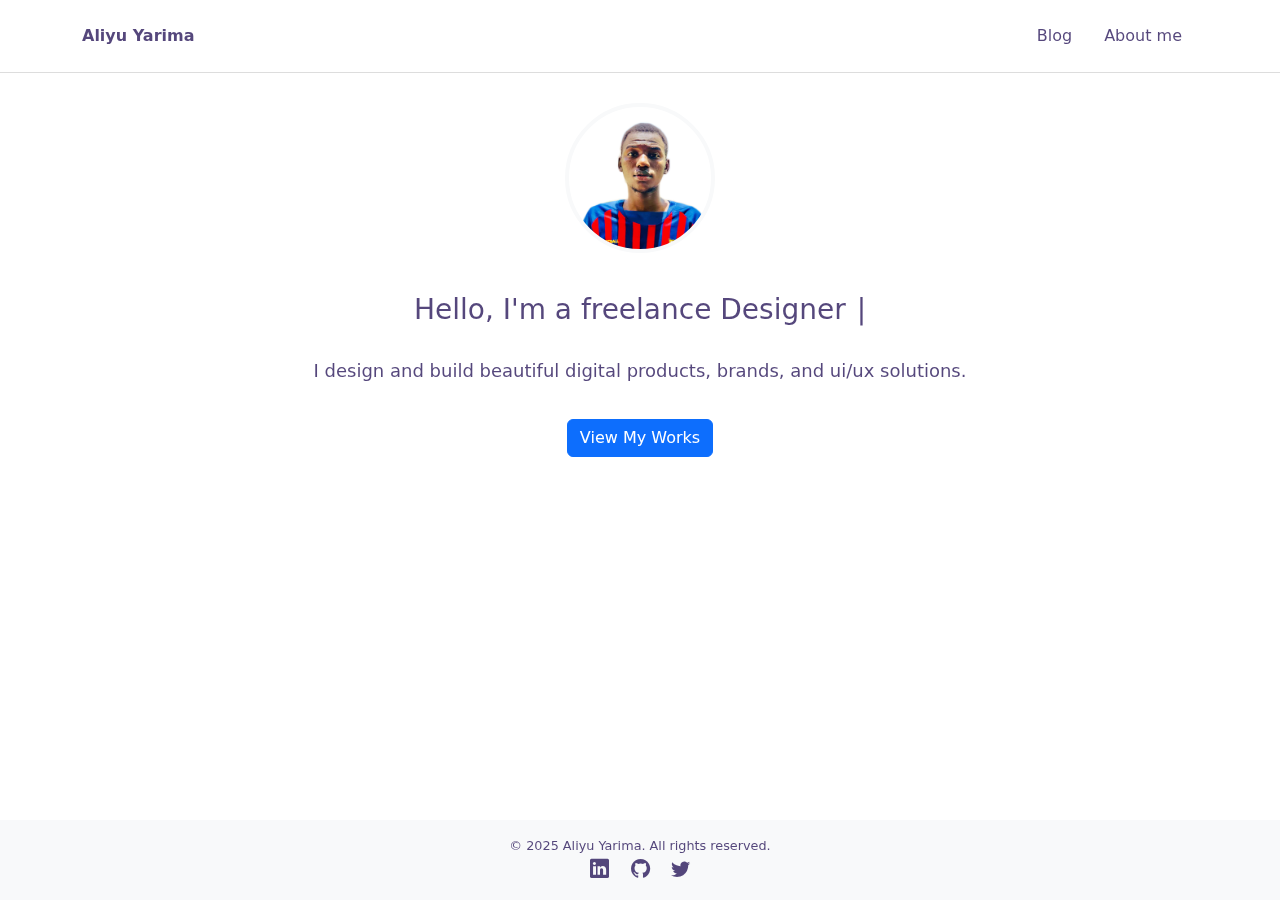
<file: index.html>
<!DOCTYPE html>
<html lang="en">
<head>
    <meta charset="UTF-8">
    <meta name="viewport" content="width=device-width, initial-scale=1.0">
    <title>Aliyu Yarima's Portfolio</title>

    <!-- Bootstrap CSS -->
    <link href="https://cdn.jsdelivr.net/npm/bootstrap@5.3.3/dist/css/bootstrap.min.css" rel="stylesheet">

    <!-- Bootstrap Icons -->
    <link rel="stylesheet" href="https://cdn.jsdelivr.net/npm/bootstrap-icons@1.13.1/font/bootstrap-icons.min.css">

    <!-- Custom CSS -->
    <link rel="stylesheet" href="styles.css">
</head>
<body>
    <!-- Navigation -->
    <nav class="navbar navbar-expand-lg custom-navbar" style="background-color: #fff;">
        <div class="container">
            <a class="navbar-brand fs-6 fs-md-6 fw-bold" href="#" style="color: #333;">Aliyu Yarima</a>
            <div class="ms-auto d-flex">
                <ul class="navbar-nav flex-row">
                    <li class="nav-item mx-2"><a class="nav-link" href="blog.html">Blog</a></li>
                    <li class="nav-item mx-2"><a class="nav-link" href="about.html">About me</a></li>

                </ul>
            </div>
        </div>
    </nav>

    <!-- Hero / Profile Section -->
    <main>
        <section class="hero d-flex  justify-content-center text-center">
            <div class="d-flex flex-column align-items-center text-center">
                <div class="profile-image mx-auto"></div>
                <h3 class="profile-title text-muted">
                    Hello, I'm a freelance <span id="typed-text"></span> <span class="cursor">|</span>
                </h3>
                <p class=" custom-paragraph  mx-3 mx-md-0 profile-description">
                    I design and build beautiful digital products, brands, and ui/ux solutions.
                </p>
                <a href="project.html" class="btn btn-primary text-white  mt-3">View My Works</a>
            </div>
        </section>
    </main>

    <!-- Footer -->
    <footer class="site-footer text-center py-3">
        <p>&copy; 2025 Aliyu Yarima. All rights reserved.</p>
        <div class="social-icons">
            <a href="https://linkedin.com/in/aliyu-yarima" target="_blank" aria-label="LinkedIn"><i class="bi bi-linkedin"></i></a>
            <a href="https://github.com/aliyu-yarima" target="_blank" aria-label="GitHub"><i class="bi bi-github"></i></a>
            <a href="https://twitter.com/aliyu-yarima" target="_blank" aria-label="Twitter"><i class="bi bi-twitter"></i></a>
        </div>
    </footer>

    <!-- Bootstrap JS -->
    <script src="https://cdn.jsdelivr.net/npm/bootstrap@5.3.3/dist/js/bootstrap.bundle.min.js"></script>
    <script>
        document.addEventListener("DOMContentLoaded", function () {
            const titles = ["Designer", "Developer"];
            const typedText = document.getElementById("typed-text");
            let titleIndex = 0;
            let charIndex = 0;
            let isDeleting = false;
            let delay = 100;

            function type() {
                const currentTitle = titles[titleIndex];

                if (!isDeleting) {
                    typedText.textContent = currentTitle.substring(0, charIndex + 1);
                    charIndex++;
                    if (charIndex === currentTitle.length) {
                        isDeleting = true;
                        delay = 1800; // pause before deleting
                    }
                } else {
                    typedText.textContent = currentTitle.substring(0, charIndex - 1);
                    charIndex--;
                    if (charIndex === 0) {
                        isDeleting = false;
                        titleIndex = (titleIndex + 1) % titles.length;
                        delay = 300; // pause before typing next
                    }
                }

                setTimeout(type, delay);
                delay = isDeleting ? 50 : 100; // typing vs deleting speed
            }

            type();
        });
    </script>


</body>
</html>
</file>
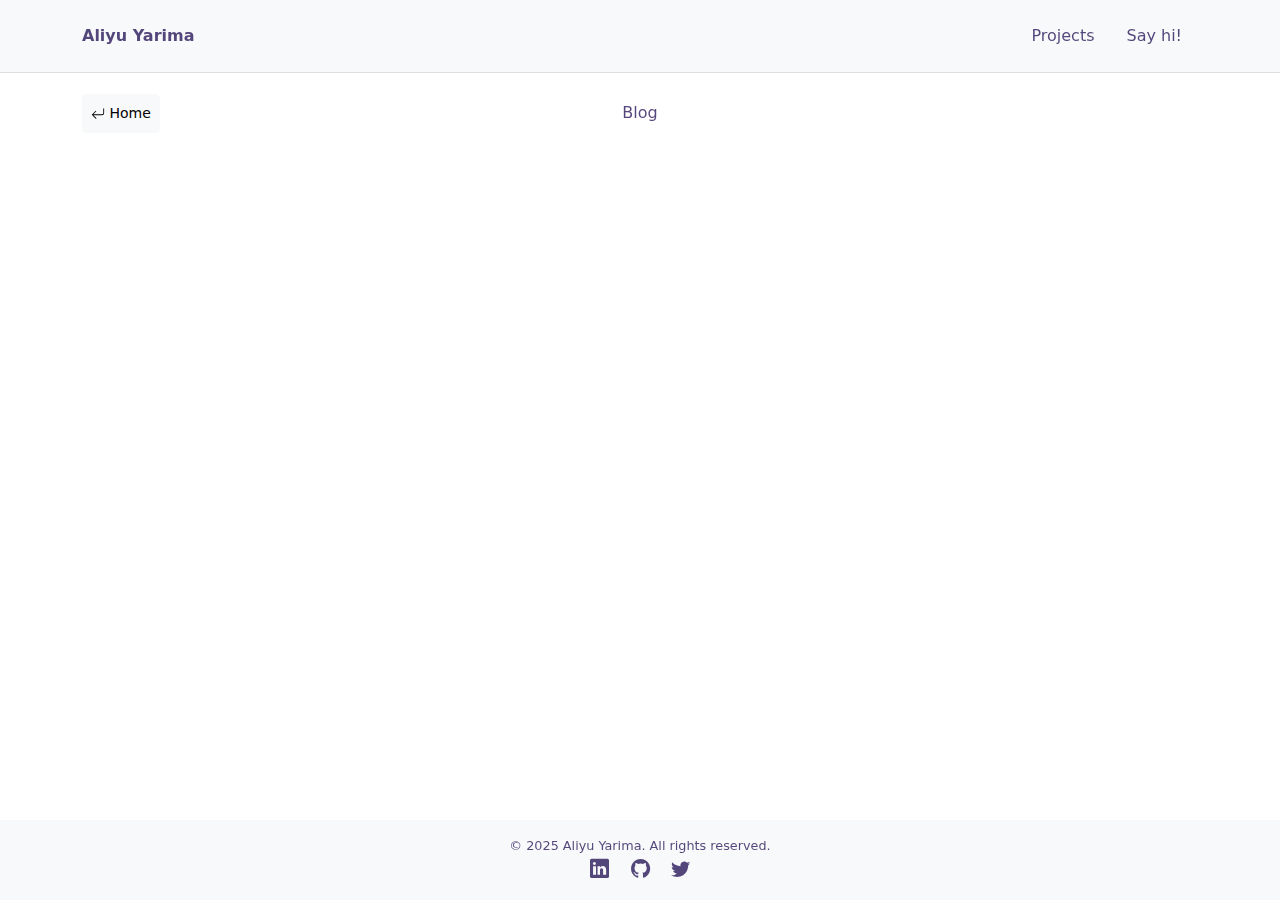
<file: blog.html>
<!DOCTYPE html>
<html lang="en">
    <head>
        <meta charset="UTF-8">
        <meta name="viewport" content="width=device-width, initial-scale=1.0">
        <link rel="stylesheet" href="https://cdn.jsdelivr.net/npm/bootstrap-icons@1.13.1/font/bootstrap-icons.min.css">
        <link href="https://cdn.jsdelivr.net/npm/bootstrap@5.3.3/dist/css/bootstrap.min.css" rel="stylesheet" integrity="sha384-QWTKZyjpPEjISv5WaRU9OFeRpok6YctnYmDr5pNlyT2bRjXh0JMhjY6hW+ALEwIH" crossorigin="anonymous">
        <script src="https://cdn.jsdelivr.net/npm/bootstrap@5.3.3/dist/js/bootstrap.bundle.min.js" integrity="sha384-YvpcrYf0tY3lHB60NNkmXc5s9fDVZLESaAA55NDzOxhy9GkcIdslK1eN7N6jIeHz" crossorigin="anonymous"></script>
        <link href="styles.css" rel="stylesheet">
    </head>
    <body>
        <!-- Navigation -->
        <nav class="navbar navbar-expand-lg custom-navbar" style="background-color: #f8f9fa;">
            <div class="container">
                <a class="navbar-brand fs-6 fs-md-6 fw-bold" href="#" style="color: #333;">Aliyu Yarima</a>
                <div class="ms-auto d-flex">
                    <ul class="navbar-nav flex-row">
                        <li class="nav-item mx-2"><a class="nav-link" href="project.html">Projects</a></li>
                        <li class="nav-item mx-2"><a class="nav-link" href="contact.html">Say hi!</a></li>

                    </ul>
                </div>
            </div>
        </nav>
        <main>
            <div class="container">
                    <div class="sticky-top pt-1 pb-1 pb-md-1" style="z-index:1020; background:rgba(255, 255, 255, 0.7); backdrop-filter: blur(6px);">
                        <div class="position-relative d-flex align-items-center mt-2 mb-4 mt-md-3 mb-md-5" style="min-height: 40px;">
                            <!-- Back Button (anchor styled as button) -->
                            <a href="index.html" class="btn btn-light btn-sm px-2 py-1 px-md-2 py-md-2">
                            <svg xmlns="http://www.w3.org/2000/svg" width="14" height="14" fill="currentColor"
                                class="bi bi-arrow-return-left" viewBox="0 0 16 16">
                                <path fill-rule="evenodd"
                                d="M14.5 1.5a.5.5 0 0 1 .5.5v4.8a2.5 2.5 0 0 1-2.5 2.5H2.707l3.347 3.346a.5.5 0 0 1-.708.708l-4.2-4.2a.5.5 0 0 1 0-.708l4-4a.5.5 0 1 1 .708.708L2.707 8.3H12.5A1.5 1.5 0 0 0 14 6.8V2a.5.5 0 0 1 .5-.5"/>
                            </svg>
                            Home
                            </a>

                            <!-- Perfectly centered title -->
                            <h4 class="fs-6 fs-md-5 position-absolute top-50 start-50 translate-middle m-0 text-secondary">
                            Blog
                            </h4>
                        </div>
                    </div>
            </div>
        </main>
        <footer class="site-footer text-center py-3">
        <p>&copy; 2025 Aliyu Yarima. All rights reserved.</p>
        <div class="social-icons">
            <a href="https://linkedin.com/in/aliyu-yarima" target="_blank" aria-label="LinkedIn"><i class="bi bi-linkedin"></i></a>
            <a href="https://github.com/aliyu-yarima" target="_blank" aria-label="GitHub"><i class="bi bi-github"></i></a>
            <a href="https://twitter.com/aliyu-yarima" target="_blank" aria-label="Twitter"><i class="bi bi-twitter"></i></a>
        </div>
    </footer>
    </body>
</html>
</file>
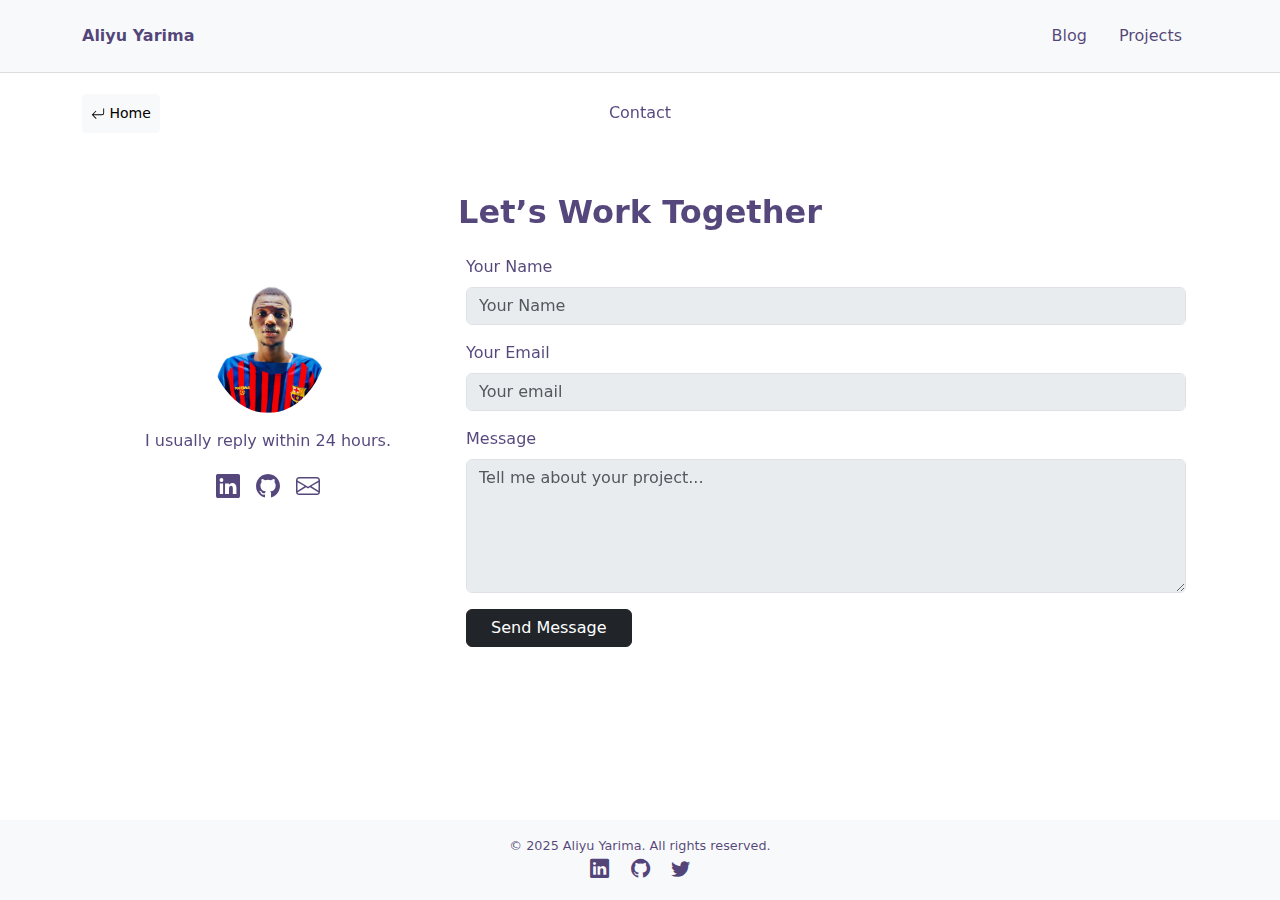
<file: contact.html>
<!DOCTYPE html>
<html lang="en">
    <head>
        <meta charset="UTF-8">
        <meta name="viewport" content="width=device-width, initial-scale=1.0">
        <link rel="stylesheet" href="https://cdn.jsdelivr.net/npm/bootstrap-icons@1.13.1/font/bootstrap-icons.min.css">
        <link href="https://cdn.jsdelivr.net/npm/bootstrap@5.3.3/dist/css/bootstrap.min.css" rel="stylesheet" integrity="sha384-QWTKZyjpPEjISv5WaRU9OFeRpok6YctnYmDr5pNlyT2bRjXh0JMhjY6hW+ALEwIH" crossorigin="anonymous">
        <script src="https://cdn.jsdelivr.net/npm/bootstrap@5.3.3/dist/js/bootstrap.bundle.min.js" integrity="sha384-YvpcrYf0tY3lHB60NNkmXc5s9fDVZLESaAA55NDzOxhy9GkcIdslK1eN7N6jIeHz" crossorigin="anonymous"></script>
        <link href="styles.css" rel="stylesheet">
    </head>
    <body>
        <!-- Navigation -->
        <nav class="navbar navbar-expand-lg custom-navbar" style="background-color: #f8f9fa;">
            <div class="container">
                <a class="navbar-brand fs-6 fs-md-6 fw-bold" href="#" style="color: #333;">Aliyu Yarima</a>
                <div class="ms-auto d-flex">
                    <ul class="navbar-nav flex-row">
                        <li class="nav-item mx-2"><a class="nav-link" href="blog.html">Blog</a></li>
                        <li class="nav-item mx-2"><a class="nav-link" href="project.html">Projects</a></li>

                    </ul>
                </div>
            </div>
        </nav>
        <main>
            <div class="container">
                    <div class="sticky-top pt-1 pb-3 pb-md-1" style="z-index:1020; background:rgba(255, 255, 255, 0.7); backdrop-filter: blur(6px);">
                        <div class="position-relative d-flex align-items-center mt-2 mb-4 mt-md-3 mb-md-5" style="min-height: 40px;"">
                            <!-- Back Button (anchor styled as button) -->
                            <a href="index.html" class="btn btn-light btn-sm px-2 py-1 px-md-2 py-md-2">
                            <svg xmlns="http://www.w3.org/2000/svg" width="14" height="14" fill="currentColor"
                                class="bi bi-arrow-return-left" viewBox="0 0 16 16">
                                <path fill-rule="evenodd"
                                d="M14.5 1.5a.5.5 0 0 1 .5.5v4.8a2.5 2.5 0 0 1-2.5 2.5H2.707l3.347 3.346a.5.5 0 0 1-.708.708l-4.2-4.2a.5.5 0 0 1 0-.708l4-4a.5.5 0 1 1 .708.708L2.707 8.3H12.5A1.5 1.5 0 0 0 14 6.8V2a.5.5 0 0 1 .5-.5"/>
                            </svg>
                            Home
                            </a>

                            <!-- Perfectly centered title -->
                            <h4 class="fs-6 fs-md-5 position-absolute top-50 start-50 translate-middle m-0 text-secondary">
                            Contact
                            </h4>
                        </div>
                    </div>
                    <section class="py-2">
                        <div class="container">
                            <!-- Heading -->
                            <div class="text-center mb-4">
                            <h2 class="fw-bold text-center text-secondary mb-4">Let’s Work Together</h2>
                            </div>

                            <div class="row g-4 align-items-start">
                            <!-- Profile + Social -->
                            <div class="col-md-4 text-center d-flex flex-column align-items-center">
                                <img src="profile.png" alt="Your Profile" class="rounded-circle mb-3" width="120">
                                <p class="text-muted">I usually reply within 24 hours.</p>
                                <div class="d-flex justify-content-center gap-3">
                                <a href="#"><i class="bi bi-linkedin fs-4 text-dark"></i></a>
                                <a href="#"><i class="bi bi-github fs-4 text-dark"></i></a>
                                <a href="#"><i class="bi bi-envelope fs-4 text-dark"></i></a>
                                </div>
                            </div>

                            <!-- Contact Form -->
                            <div class="col-md-8">
                                <form class="text-center text-md-start"> <!-- 👈 centers on mobile, left-aligns on desktop -->
                                <div class="mb-3">
                                    <label class="form-label">Your Name</label>
                                    <input type="text" class="form-control" placeholder="Your Name" disabled>
                                </div>
                                <div class="mb-3">
                                    <label class="form-label">Your Email</label>
                                    <input type="email" class="form-control" placeholder="Your email" disabled>
                                </div>
                                <div class="mb-3">
                                    <label class="form-label">Message</label>
                                    <textarea class="form-control" rows="5" placeholder="Tell me about your project..." disabled></textarea>
                                </div>
                                <!-- Center button on mobile, left on desktop -->
                                <div class="d-grid d-md-block">
                                    <button type="button" class="btn btn-dark px-4">Send Message</button>
                                </div>
                                </form>
                            </div>
                            </div>
                        </div>
                        </section>




            </div>
        </main>
        <footer class="site-footer text-center py-3 mt-5">
        <p>&copy; 2025 Aliyu Yarima. All rights reserved.</p>
        <div class="social-icons">
            <a href="https://linkedin.com/in/aliyu-yarima" target="_blank" aria-label="LinkedIn"><i class="bi bi-linkedin"></i></a>
            <a href="https://github.com/aliyu-yarima" target="_blank" aria-label="GitHub"><i class="bi bi-github"></i></a>
            <a href="https://twitter.com/aliyu-yarima" target="_blank" aria-label="Twitter"><i class="bi bi-twitter"></i></a>
        </div>
    </footer>
    </body>
</html>
</file>
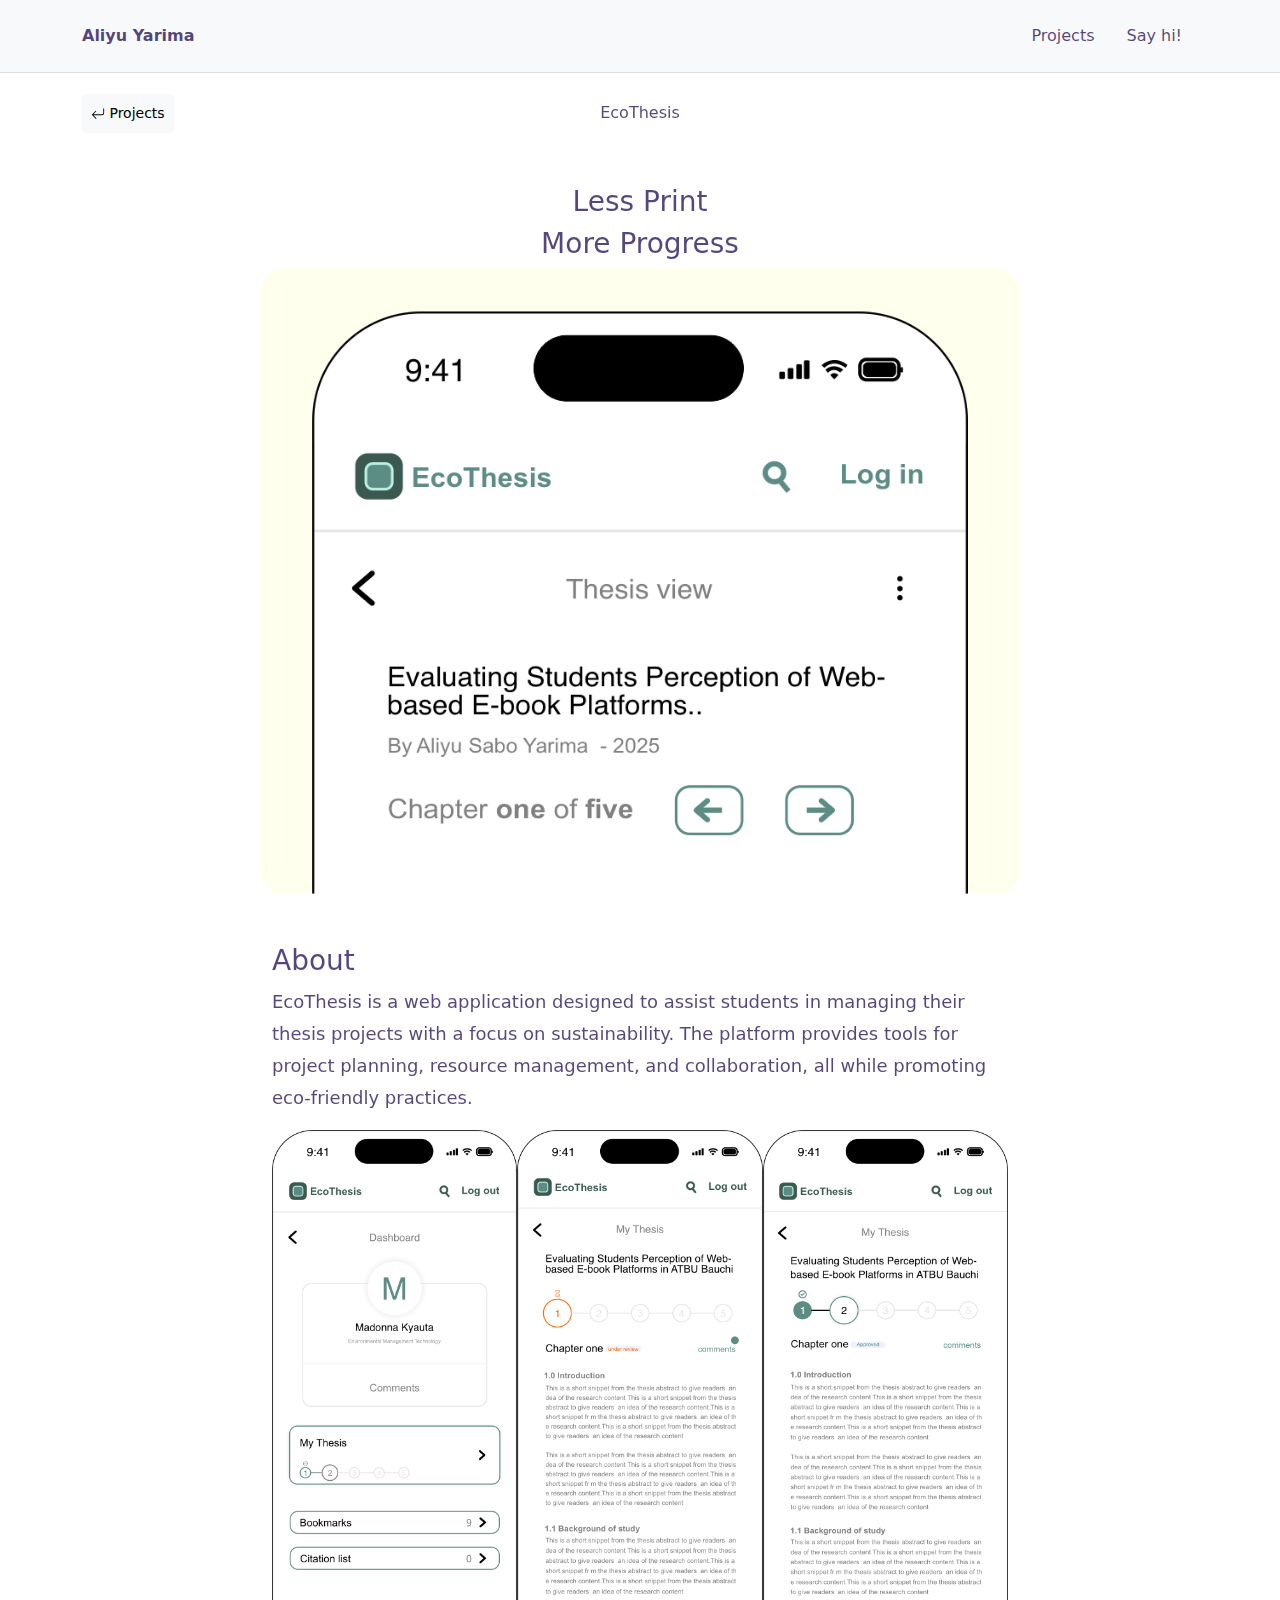
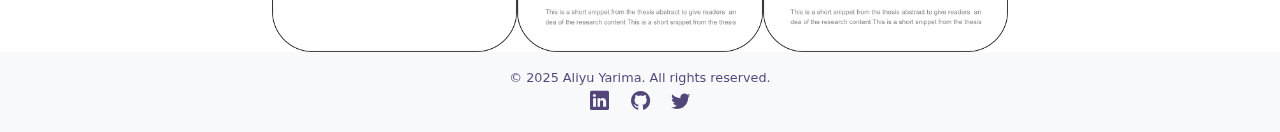
<file: ecothesis.html>
<!DOCTYPE html>
<html lang="en">
    <head>
        <meta charset="UTF-8">
        <meta name="viewport" content="width=device-width, initial-scale=1.0">
        <link rel="stylesheet" href="https://cdn.jsdelivr.net/npm/bootstrap-icons@1.13.1/font/bootstrap-icons.min.css">
        <link href="https://cdn.jsdelivr.net/npm/bootstrap@5.3.3/dist/css/bootstrap.min.css" rel="stylesheet" integrity="sha384-QWTKZyjpPEjISv5WaRU9OFeRpok6YctnYmDr5pNlyT2bRjXh0JMhjY6hW+ALEwIH" crossorigin="anonymous">
        <script src="https://cdn.jsdelivr.net/npm/bootstrap@5.3.3/dist/js/bootstrap.bundle.min.js" integrity="sha384-YvpcrYf0tY3lHB60NNkmXc5s9fDVZLESaAA55NDzOxhy9GkcIdslK1eN7N6jIeHz" crossorigin="anonymous"></script>
        <link href="styles.css" rel="stylesheet">
    </head>
    <body>
        <!-- Navigation -->
        <nav class="navbar navbar-expand-lg custom-navbar" style="background-color: #f8f9fa;">
            <div class="container">
                <a class="navbar-brand fs-6 fs-md-6 fw-bold" href="#" style="color: #333;">Aliyu Yarima</a>
                <div class="ms-auto d-flex">
                    <ul class="navbar-nav flex-row">
                        <li class="nav-item mx-2"><a class="nav-link" href="project.html">Projects</a></li>
                        <li class="nav-item mx-2"><a class="nav-link" href="contact.html">Say hi!</a></li>

                    </ul>
                </div>
            </div>
        </nav>
        <main>
            <div class="container">
                    <div class="sticky-top pt-1 pb-1 pb-md-1" style="z-index:1020; background:rgba(255, 255, 255, 0.7); backdrop-filter: blur(6px);">
                        <div class="position-relative d-flex align-items-center mt-2 mb-4 mt-md-3 mb-md-5" style="min-height: 40px;">
                            <!-- Back Button (anchor styled as button) -->
                            <a href="project.html" class="btn btn-light btn-sm px-2 py-1 px-md-2 py-md-2">
                            <svg xmlns="http://www.w3.org/2000/svg" width="14" height="14" fill="currentColor"
                                class="bi bi-arrow-return-left" viewBox="0 0 16 16">
                                <path fill-rule="evenodd"
                                d="M14.5 1.5a.5.5 0 0 1 .5.5v4.8a2.5 2.5 0 0 1-2.5 2.5H2.707l3.347 3.346a.5.5 0 0 1-.708.708l-4.2-4.2a.5.5 0 0 1 0-.708l4-4a.5.5 0 1 1 .708.708L2.707 8.3H12.5A1.5 1.5 0 0 0 14 6.8V2a.5.5 0 0 1 .5-.5"/>
                            </svg>
                            Projects
                            </a>

                            <!-- Perfectly centered title -->
                            <h4 class="fs-6 fs-md-5 position-absolute top-50 start-50 translate-middle m-0 text-secondary">
                            EcoThesis
                            </h4>
                        </div>
                    </div>
            </div>
            
            <div class="container">
                <div class="row justify-content-center">
                    <div class="col-lg-8">
                        <div class="row justify-content-center text-center text-secondary">
                            <h3>Less Print</h2>
                            <h3>More Progress</h3>
                            <div class="space3"> </div>
                            <div class="row justify-content-center" style="border-radius: 24px; background-color: #ffe; min-height: 40%;">
                                <img src="project-images/ecothesis-images/first.png" alt="Project 1" class="img-fluid rounded ">
                            </div>
                        </div>
                         <div class="space"> </div>
                        <div class="row">
                            <h5 class=" text-secondary mb-2 fs-3 fs-md-5 fs-lg-4">About</h5>
                            <p class="custom-paragraph text-secondary ">
                                EcoThesis is a web application designed to assist students in managing their thesis projects with a focus on sustainability. The platform provides tools for project planning, resource management, and collaboration, all while promoting eco-friendly practices.
                            </p>
                        </div>
                        <div class="row">
                            <div class="d-flex">
                                <div><img src="project-images/ecothesis-images/second.png" alt="Project 1" class="img-fluid"></div>
                                <div><img src="project-images/ecothesis-images/third.png" alt="Project 1" class="img-fluid"></div>
                                <div><img src="project-images/ecothesis-images/fourth.png" alt="Project 1" class="img-fluid"></div>
                            </div>
                        </div>
                        
                    </div>                   
                </div>
            </div>


        </main>
        <footer class="site-footer text-center py-3">
        <p>&copy; 2025 Aliyu Yarima. All rights reserved.</p>
        <div class="social-icons">
            <a href="https://linkedin.com/in/aliyu-yarima" target="_blank" aria-label="LinkedIn"><i class="bi bi-linkedin"></i></a>
            <a href="https://github.com/aliyu-yarima" target="_blank" aria-label="GitHub"><i class="bi bi-github"></i></a>
            <a href="https://twitter.com/aliyu-yarima" target="_blank" aria-label="Twitter"><i class="bi bi-twitter"></i></a>
        </div>
    </footer>
    </body>
</html>
</file>
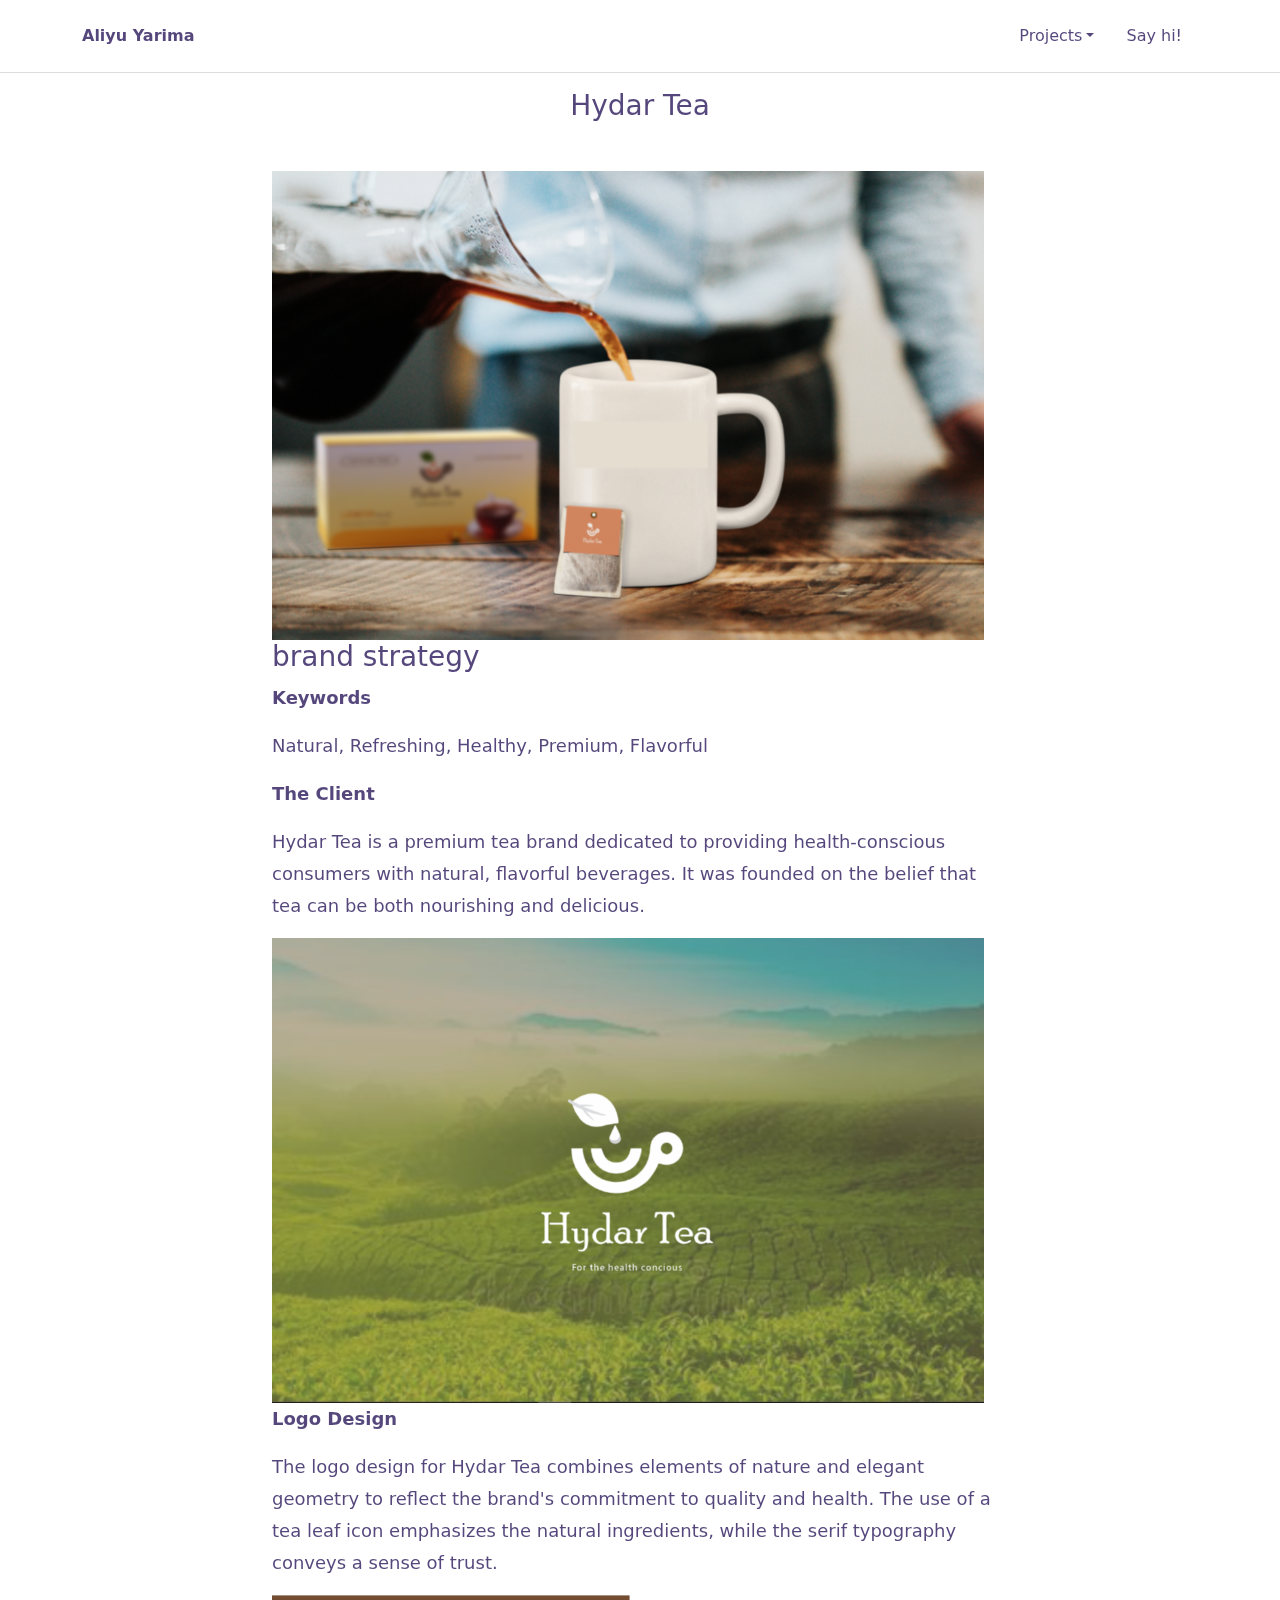
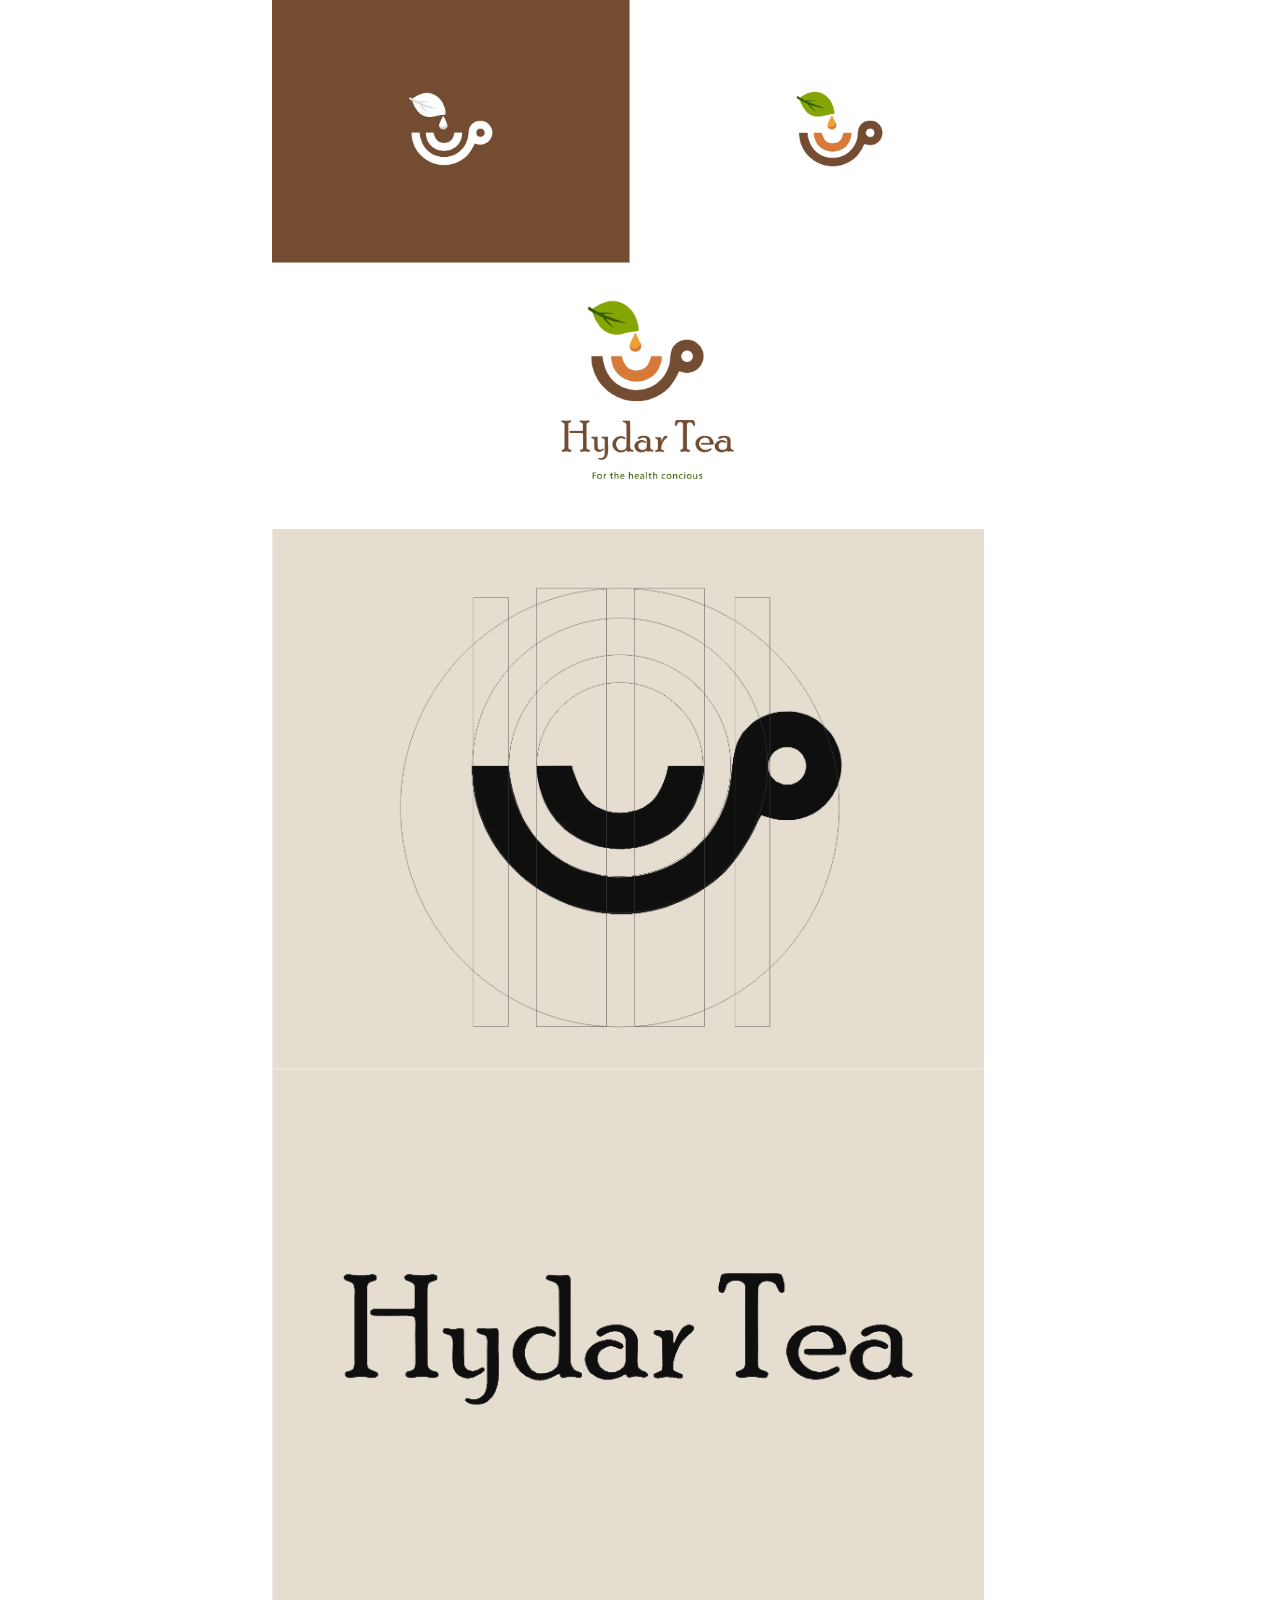
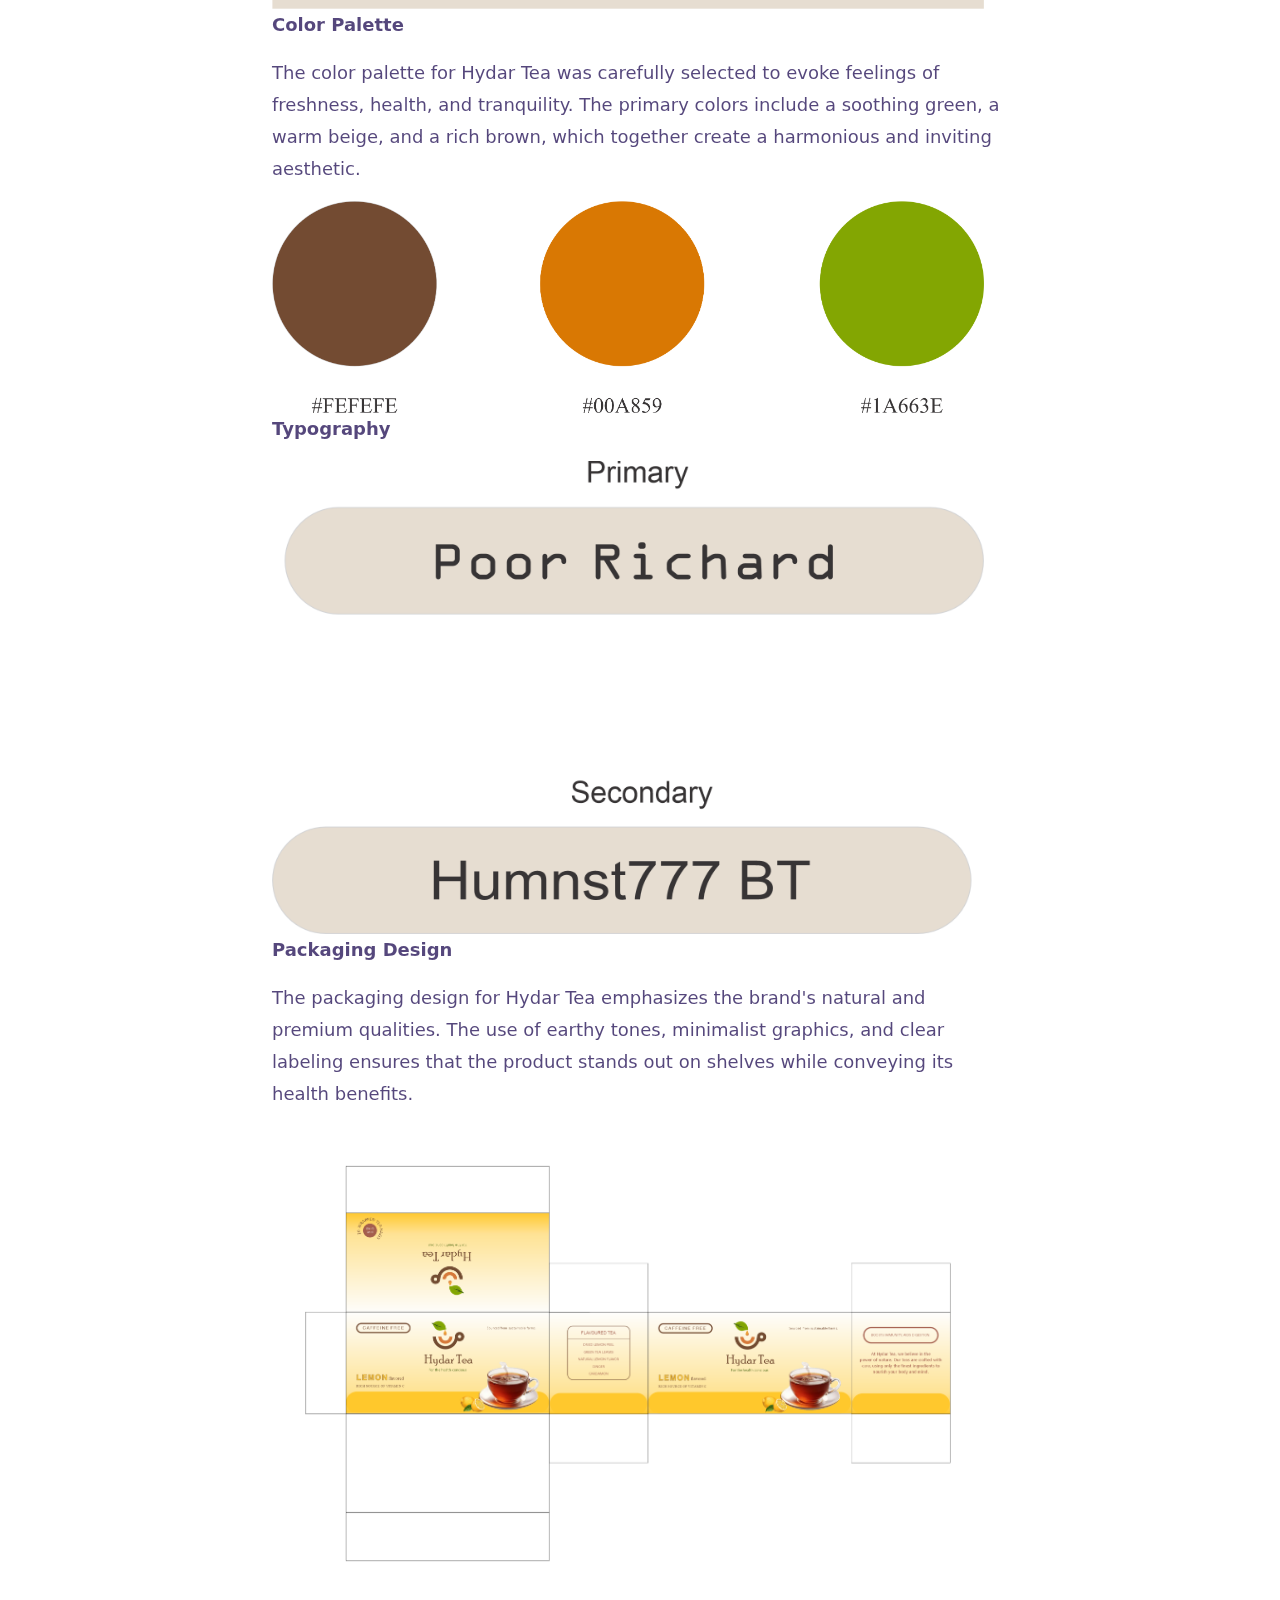
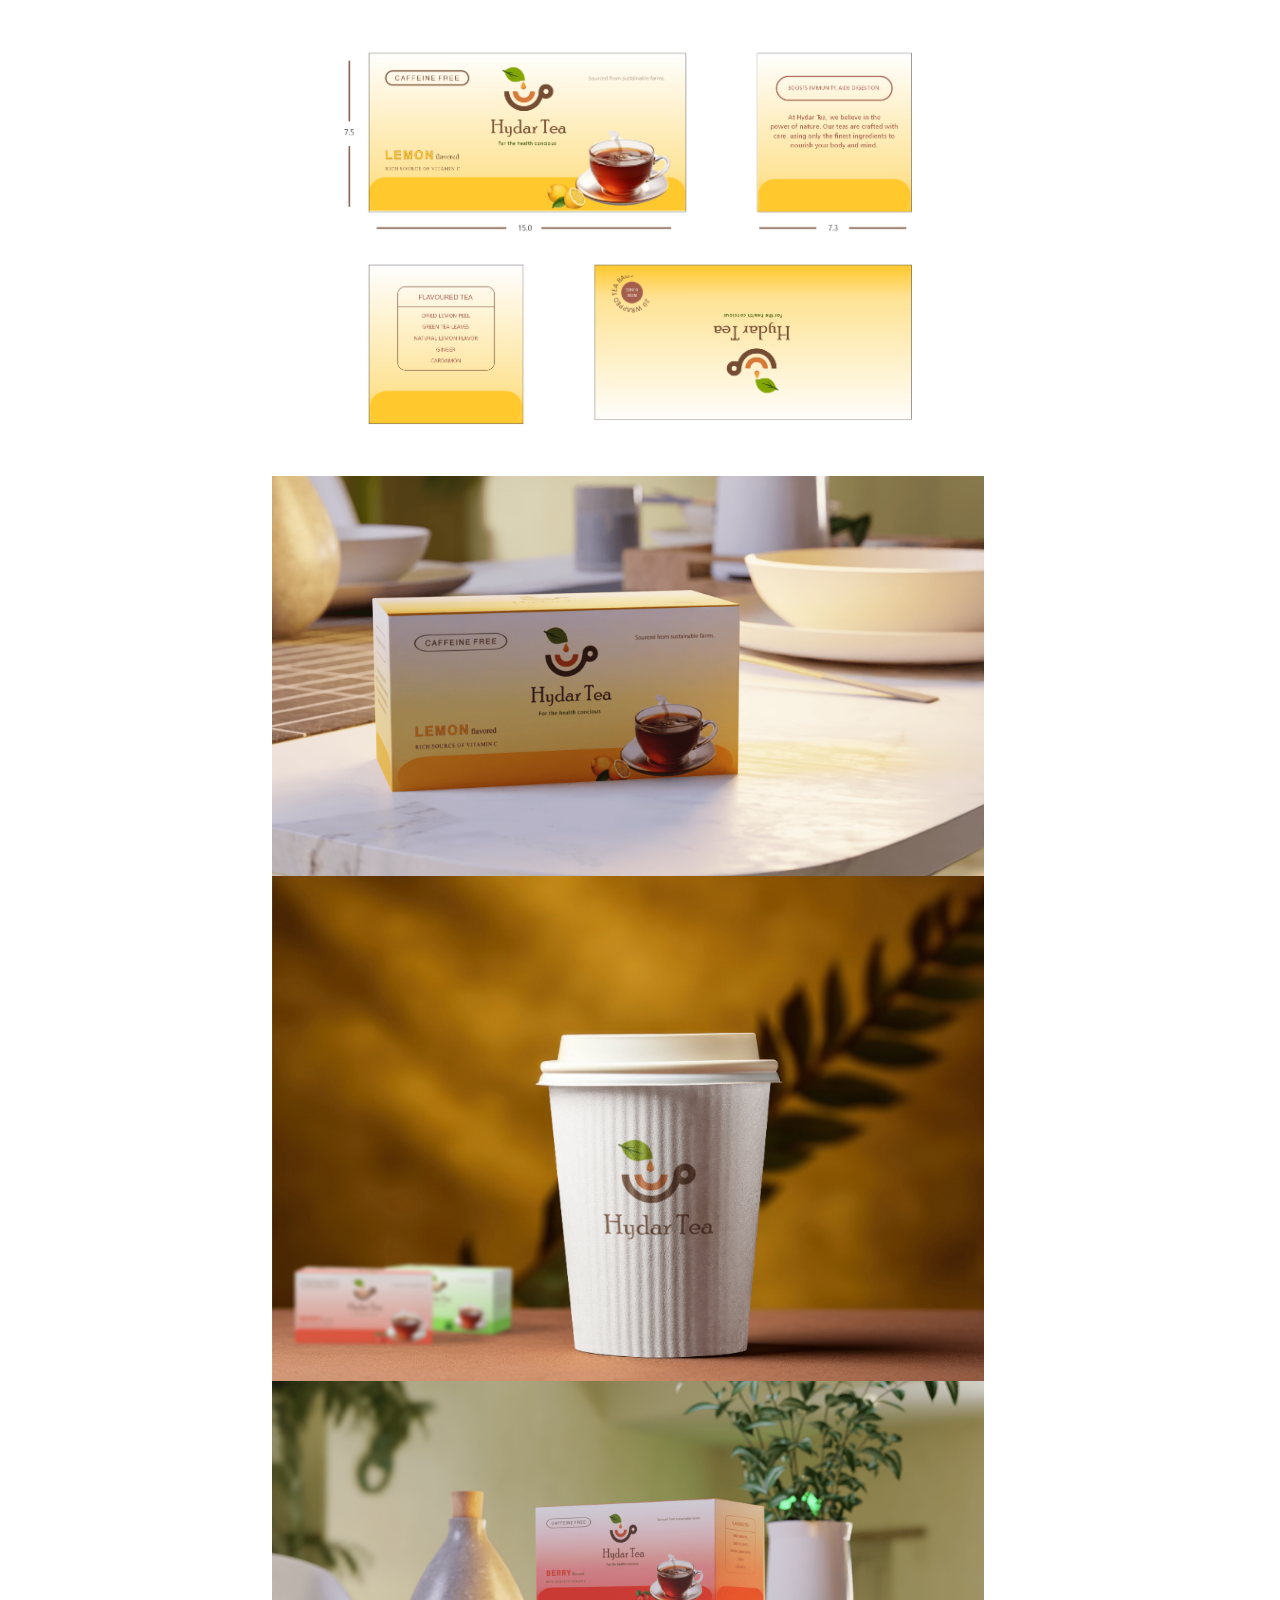
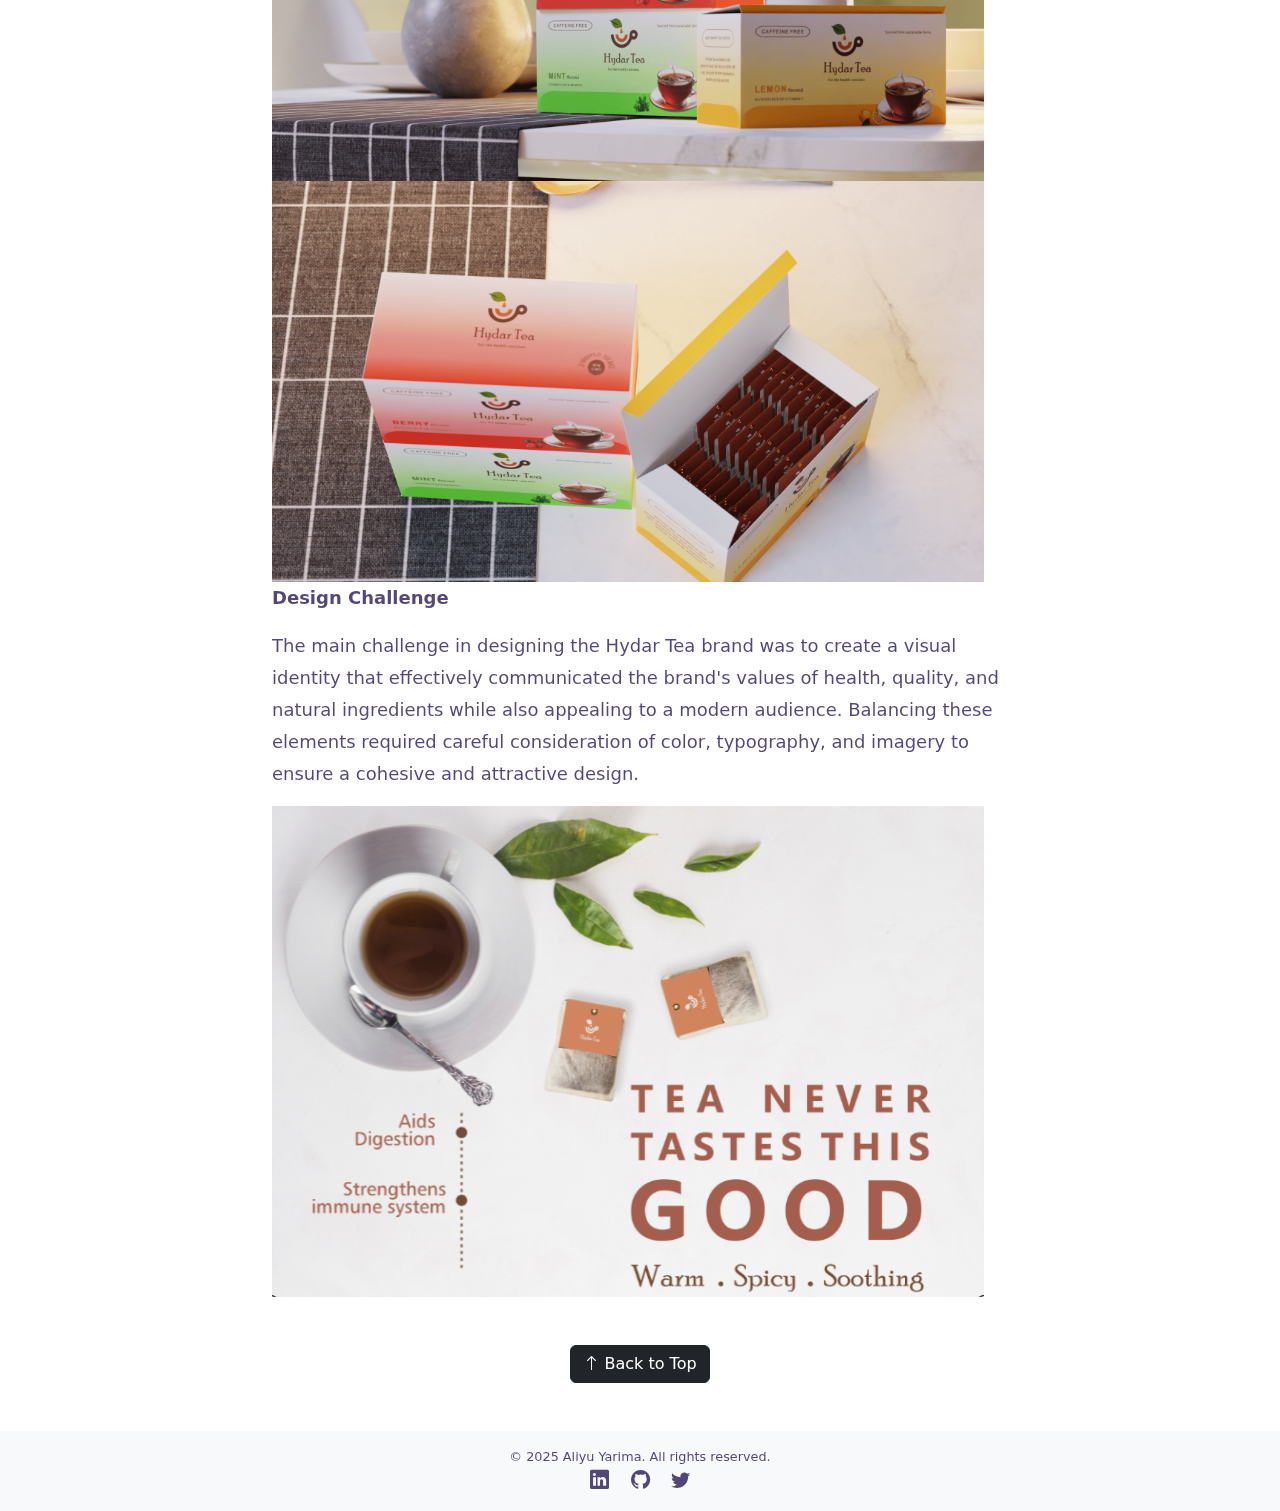
<file: hydartea.html>
<!DOCTYPE html>
<html lang="en">
    <head>
        <meta charset="UTF-8">
        <meta name="viewport" content="width=device-width, initial-scale=1.0">
        <link rel="stylesheet" href="https://cdn.jsdelivr.net/npm/bootstrap-icons@1.13.1/font/bootstrap-icons.min.css">
        <link href="https://cdn.jsdelivr.net/npm/bootstrap@5.3.3/dist/css/bootstrap.min.css" rel="stylesheet" integrity="sha384-QWTKZyjpPEjISv5WaRU9OFeRpok6YctnYmDr5pNlyT2bRjXh0JMhjY6hW+ALEwIH" crossorigin="anonymous">
        <script src="https://cdn.jsdelivr.net/npm/bootstrap@5.3.3/dist/js/bootstrap.bundle.min.js" integrity="sha384-YvpcrYf0tY3lHB60NNkmXc5s9fDVZLESaAA55NDzOxhy9GkcIdslK1eN7N6jIeHz" crossorigin="anonymous"></script>
        <link href="styles.css" rel="stylesheet">
        
    </head>
    <body>
        <!-- Navigation -->
        <nav class="navbar navbar-expand-lg custom-navbar" id="mainNavbar" style="background-color: #fff;">
            <div class="container">
                <a class="navbar-brand fs-6 fs-md-6 fw-bold" href="#" style="color: #333;">Aliyu Yarima</a>
                <div class="ms-auto d-flex">
                    <ul class="navbar-nav flex-row">
                        <li class="nav-item mx-2"><a class="nav-link dropdown-toggle" href="#p" id="projectsDropdown" role="button" data-bs-toggle="dropdown" aria-expanded="false">Projects</a>
                            <ul class="dropdown-menu dropdown-menu-end" aria-labelledby="projectsDropdown">
                                <li><a class="dropdown-item" href="project.html">All Projects</a></li>
                                <li><a class="dropdown-item" href="ecothesis.html">EcoThesis</a></li>

                            </ul>
                        </li>
                        <li class="nav-item mx-2"><a class="nav-link" href="contact.html">Say hi!</a></li>

                    </ul>
                </div>
            </div>
        </nav>
        <main>
           
            <div class="container mt-3 mb-5">
                <h5 class="  text-center fs-3 fs-md-5 fs-lg-4">Hydar Tea</h5>
            </div>
            
            <div class="container">
                <div class="row justify-content-center">
                    <div class="col-lg-8">
                        <div class="row">
                            <div class="vspace"></div>
                            <div class="row justify-content-center" style="border-radius: 24px;">
                                    <img src="project-images/hydartea-images/brand1.png" alt="Project 1" class="img-fluid w-100">
                            </div>
                            <div class="vspace"></div>
                            <div class="vspace"></div>
                            <h5 class=" fs-3 fs-md-5 fs-lg-4">brand strategy</h5>               
                            <div class="vspace"></div>
                            <p class="custom-paragraph text-secondary fw-bold">
                                Keywords
                            </p>
                            <p class="custom-paragraph text-secondary">
                                Natural, Refreshing, Healthy, Premium, Flavorful
                            </p>
                            <div class="vspace"></div>
                            <div class="vspace"></div>
                            <p class="custom-paragraph text-secondary fw-bold">
                                The Client
                            </p>
                            <p class="custom-paragraph text-secondary">
                                Hydar Tea is a premium tea brand dedicated to providing health-conscious consumers with natural, flavorful beverages. It was founded on the belief that tea can be both nourishing and delicious.
                            </p>
                            <div class="row justify-content-center"><img src="project-images/hydartea-images/whitelogo.png" alt="Project 1" class="img-fluid w-100"></div>
                            <div class="vspace"></div>
                            <div class="vspace"></div>
                            <p class="custom-paragraph text-secondary fw-bold">
                                Logo Design
                            </p>
                            <p class="custom-paragraph text-secondary">
                                The logo design for Hydar Tea combines elements of nature and elegant geometry to reflect the brand's commitment to quality and health. The use of a tea leaf icon emphasizes the natural ingredients, while the serif typography conveys a sense of trust.
                            </p>
                            <div class="row justify-content-center"><img src="project-images/hydartea-images/logo1.png" alt="Project 1" class="img-fluid w-100"></div>
                            <div class="vspace2"></div>
                            <div class="row justify-content-center"><img src="project-images/hydartea-images/logo2.png" alt="Project 1" class="img-fluid w-100"></div>
                            <div class="vspace2"></div>
                            <div class="row justify-content-center"><img src="project-images/hydartea-images/logo3.png" alt="Project 1" class="img-fluid w-100"></div>
                            <div class="vspace"></div>
                            <div class="vspace"></div>
                            <p class="custom-paragraph text-secondary fw-bold">
                                Color Palette
                            </p>
                            <p class="custom-paragraph text-secondary">
                                The color palette for Hydar Tea was carefully selected to evoke feelings of freshness, health, and tranquility. The primary colors include a soothing green, a warm beige, and a rich brown, which together create a harmonious and inviting aesthetic.
                            </p>
                            <div class="row justify-content-center"><img src="project-images/hydartea-images/color.png" alt="Project 1" class="img-fluid w-100"></div>
                            <div class="vspace"></div>
                            <div class="vspace"></div>
                            <p class="custom-paragraph text-secondary fw-bold">
                                Typography
                            </p> 
                            <div class="row justify-content-center"><img src="project-images/hydartea-images/font.png" alt="Project 1" class="img-fluid w-100"></div>
                            <div class="vspace"></div>
                            <div class="vspace"></div>
                            <p class="custom-paragraph text-secondary fw-bold">
                                Packaging Design 
                            </p>
                            <p class="custom-paragraph text-secondary">
                                The packaging design for Hydar Tea emphasizes the brand's natural and premium qualities. The use of earthy tones, minimalist graphics, and clear labeling ensures that the product stands out on shelves while conveying its health benefits.
                            </p>
                            <div class="row justify-content-center"><img src="project-images/hydartea-images/package1.png" alt="Project 1" class="img-fluid w-100"></div>
                            <div class="vspace2"></div>
                            <div class="row justify-content-center"><img src="project-images/hydartea-images/package2.png" alt="Project 1" class="img-fluid w-100 "></div>
                            <div class="vspace2"></div>
                            <div class="row justify-content-center"><img src="project-images/hydartea-images/packagerender2.png" alt="Project 1" class="img-fluid w-100 "></div>
                            <div class="vspace2"></div>
                            <div class="row justify-content-center"><img src="project-images/hydartea-images/brand2.png" alt="Project 1" class="img-fluid w-100 "></div>
                            <div class="vspace2"></div>
                            <div class="row justify-content-center"><img src="project-images/hydartea-images/brand3.png" alt="Project 1" class="img-fluid w-100 "></div>
                            <div class="vspace2"></div>
                            <div class="row justify-content-center"><img src="project-images/hydartea-images/brand4.png" alt="Project 1" class="img-fluid w-100 "></div>
                            <div class="vspace"></div>
                            <div class="vspace"></div>
                            <p class="custom-paragraph text-secondary fw-bold">
                                Design Challenge
                            </p>
                            <p class="custom-paragraph text-secondary">
                                The main challenge in designing the Hydar Tea brand was to create a visual identity that effectively communicated the brand's values of health, quality, and natural ingredients while also appealing to a modern audience. Balancing these elements required careful consideration of color, typography, and imagery to ensure a cohesive and attractive design.
                            </p>
                            <div class="row justify-content-center"><img src="project-images/hydartea-images/poster 1.png" alt="Project 1" class="img-fluid w-100 "></div>
                        </div>
                        
                                            
                        
                    </div>                   
                </div>
            </div>
            <div class="vspace"></div>
            <div class="vspace"></div>
            <div class="vspace"></div>
            <div class="text-center my-5">
                <button id="backToTopBtn" class="btn btn-dark">
                    <i class="bi bi-arrow-up"></i> Back to Top
                </button>
            </div>
            


        </main>
        
        

        <footer class="site-footer text-center py-3">
            <p>&copy; 2025 Aliyu Yarima. All rights reserved.</p>
            <div class="social-icons">
                <a href="https://linkedin.com/in/aliyu-yarima" target="_blank" aria-label="LinkedIn"><i class="bi bi-linkedin"></i></a>
                <a href="https://github.com/aliyu-yarima" target="_blank" aria-label="GitHub"><i class="bi bi-github"></i></a>
                <a href="https://twitter.com/aliyu-yarima" target="_blank" aria-label="Twitter"><i class="bi bi-twitter"></i></a>
            </div>
        </footer>
    <script>
        document.getElementById("backToTopBtn").addEventListener("click", function () {
            window.scrollTo({ top: 0, behavior: "smooth" });
        });   
    </script>
    
        
        
    </body>
</html>
</file>
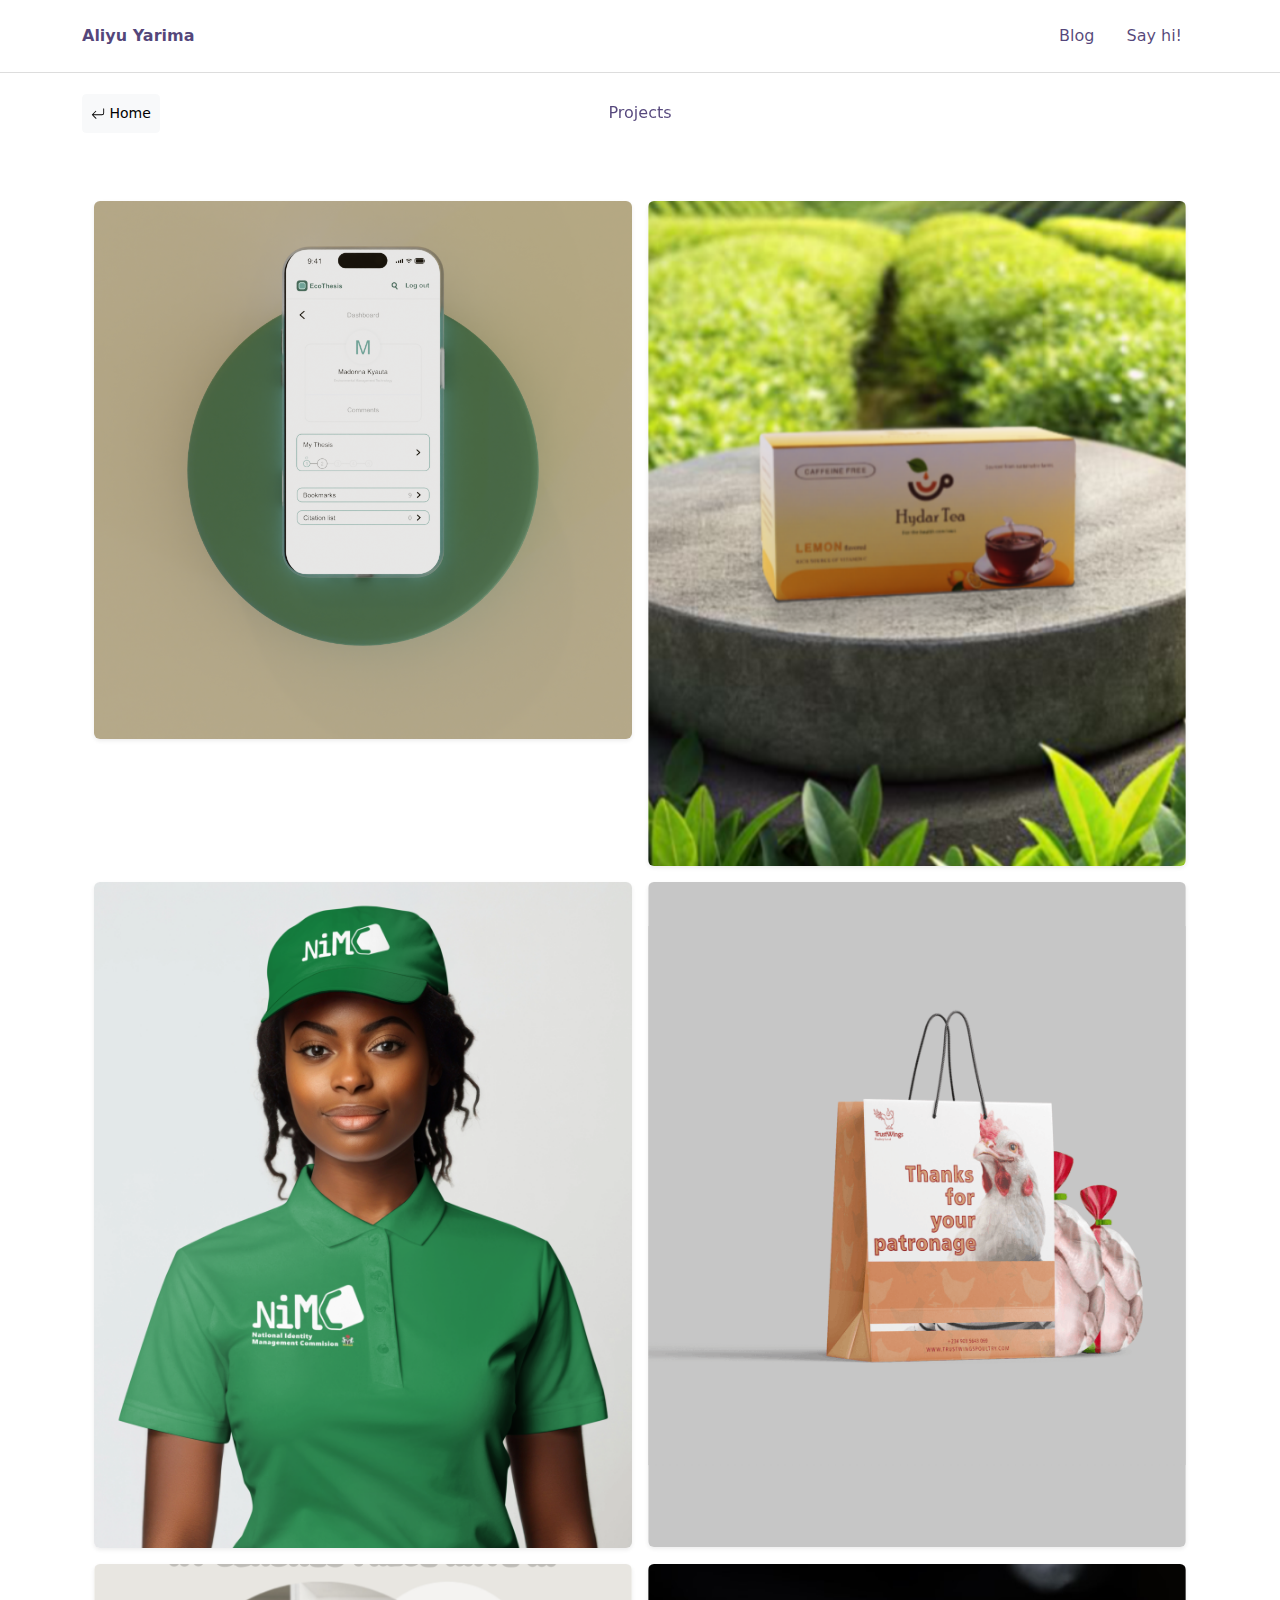
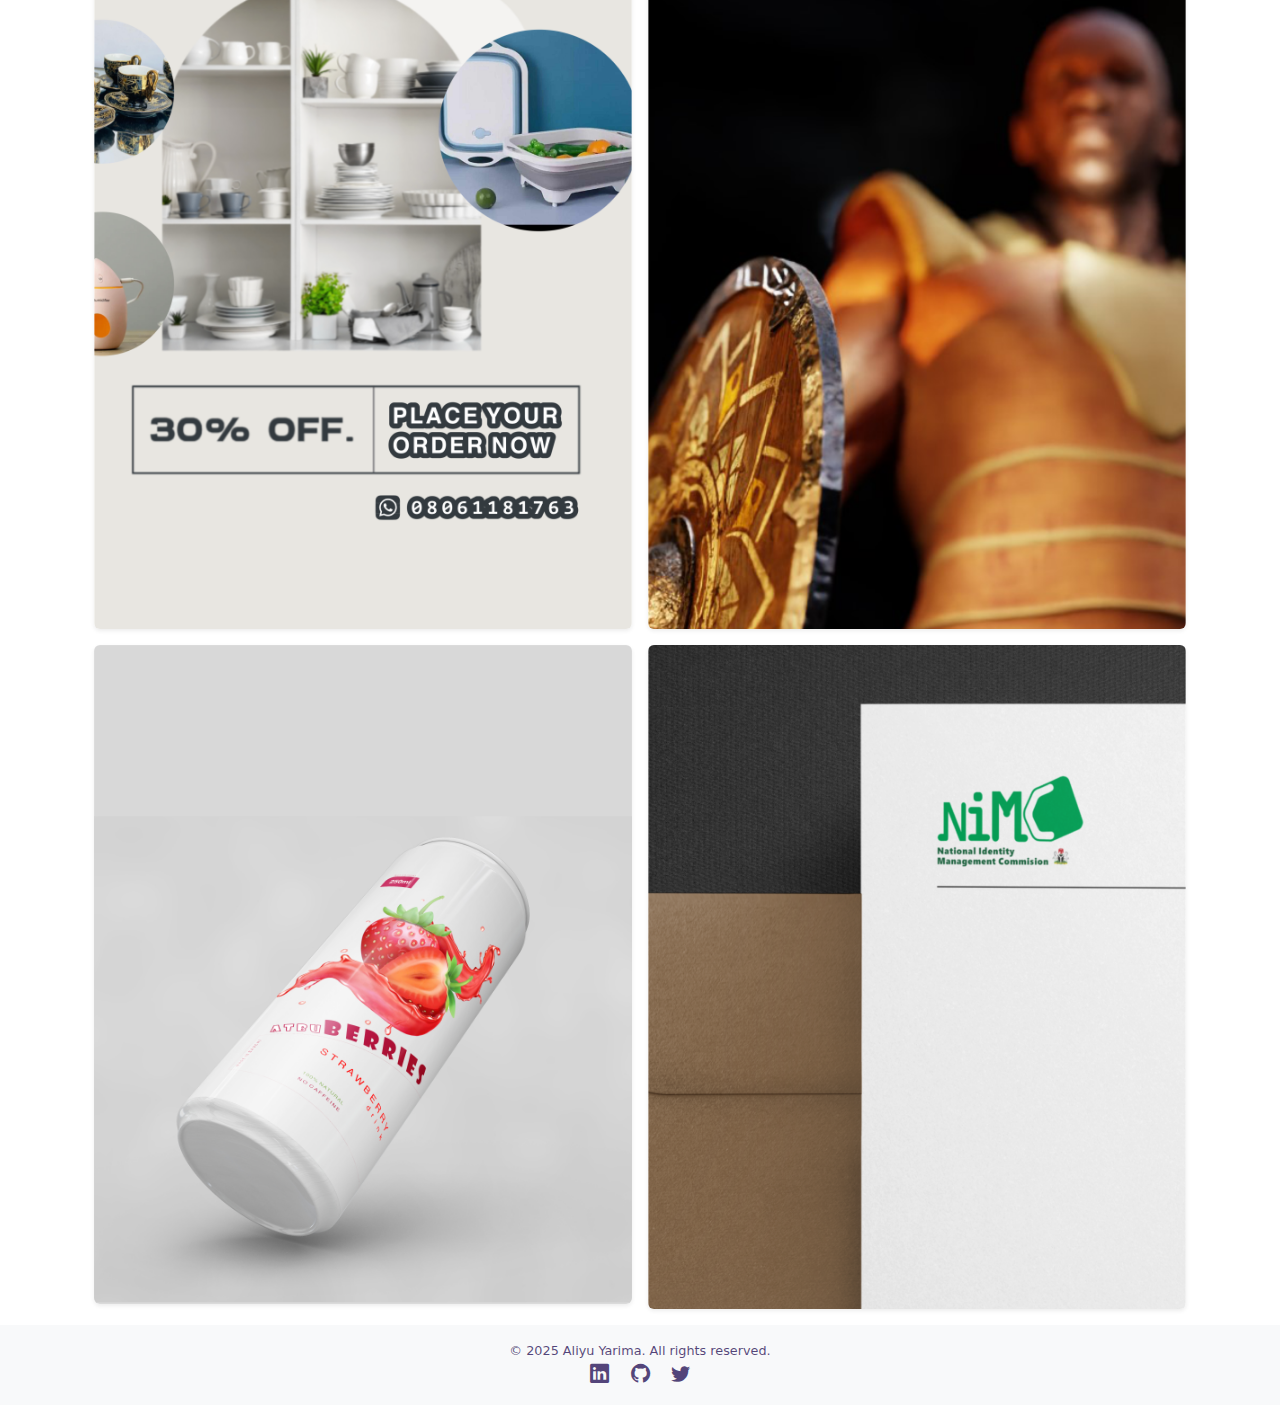
<file: project.html>
<!DOCTYPE html>
<html lang="en">
    <head>
        <meta charset="UTF-8">
        <meta name="viewport" content="width=device-width, initial-scale=1.0">
        <link rel="stylesheet" href="https://cdn.jsdelivr.net/npm/bootstrap-icons@1.13.1/font/bootstrap-icons.min.css">
        <link href="https://cdn.jsdelivr.net/npm/bootstrap@5.3.3/dist/css/bootstrap.min.css" rel="stylesheet" integrity="sha384-QWTKZyjpPEjISv5WaRU9OFeRpok6YctnYmDr5pNlyT2bRjXh0JMhjY6hW+ALEwIH" crossorigin="anonymous">
        <script src="https://cdn.jsdelivr.net/npm/bootstrap@5.3.3/dist/js/bootstrap.bundle.min.js" integrity="sha384-YvpcrYf0tY3lHB60NNkmXc5s9fDVZLESaAA55NDzOxhy9GkcIdslK1eN7N6jIeHz" crossorigin="anonymous"></script>
        <link href="styles.css" rel="stylesheet">
    </head>
    <body>
        <!-- Navigation -->
        <nav class="navbar navbar-expand-lg custom-navbar" style="background-color: #fff;">
            <div class="container">
                <a class="navbar-brand fs-6 fs-md-6 fw-bold" href="#" style="color: #333;">Aliyu Yarima</a>
                <div class="ms-auto d-flex">
                    <ul class="navbar-nav flex-row">
                        <li class="nav-item mx-2"><a class="nav-link" href="blog.html">Blog</a></li>
                        <li class="nav-item mx-2"><a class="nav-link" href="contact.html">Say hi!</a></li>

                    </ul>
                </div>
            </div>
        </nav>
        <main>
            <div class="container">
                    <div class="sticky-top pt-1 pb-1 pb-md-1" style="z-index:1020; background:rgba(255, 255, 255, 0.7); backdrop-filter: blur(6px);">
                        <div class="position-relative d-flex align-items-center mt-2 mb-4 mt-md-3 mb-md-5" style="min-height: 40px;">
                            <!-- Back Button (anchor styled as button) -->
                            <a href="index.html"  id="homeBtn" class="btn btn-light btn-sm px-2 py-1 px-md-2 py-md-2">
                            <svg xmlns="http://www.w3.org/2000/svg" width="14" height="14" fill="currentColor"
                                class="bi bi-arrow-return-left" viewBox="0 0 16 16">
                                <path fill-rule="evenodd"
                                d="M14.5 1.5a.5.5 0 0 1 .5.5v4.8a2.5 2.5 0 0 1-2.5 2.5H2.707l3.347 3.346a.5.5 0 0 1-.708.708l-4.2-4.2a.5.5 0 0 1 0-.708l4-4a.5.5 0 1 1 .708.708L2.707 8.3H12.5A1.5 1.5 0 0 0 14 6.8V2a.5.5 0 0 1 .5-.5"/>
                            </svg>
                            Home
                            </a>

                            <!-- Perfectly centered title -->
                            <h4 class="fs-6 fs-md-5 position-absolute top-50 start-50 translate-middle m-0 text-secondary">
                            Projects
                            </h4>
                        </div>
                    </div>
                    <div class="container py-3">
                        <div class="row row-cols-2 g-2 g-md-3">
                            <!-- Project card/item -->
                            <div class="col">
                            <a href="ecothesis.html" >
                                <img src="project-images/ecothesis-images/ecothesiscover.png" alt="Project 1" class="img-fluid rounded shadow-sm">
                            </a>
                            </div>
                            <div class="col">
                            <a href="hydartea.html" >
                                <img src="project-images/hydartea-images/hydarteacover.png" alt="Project 2" class="img-fluid rounded shadow-sm">
                            </a>
                            </div>
                            
                            <div class="col">
                            <img src="project-images/nimc.png" alt="Project 3" class="img-fluid rounded shadow-sm">
                            </div>
                            <div class="col">
                            <img src="project-images/trustwingscover.png" alt="Project 4" class="img-fluid rounded shadow-sm">
                            </div>
                            <div class="col">
                            <img src="project-images/nycover.png" alt="Project 4" class="img-fluid rounded shadow-sm">
                            </div>
                            <div class="col">
                            <img src="project-images/iliyacover.png" alt="Project 4" class="img-fluid rounded shadow-sm">
                            </div>
                            <div class="col">
                            <img src="project-images/atbuberriescover.png" alt="Project 4" class="img-fluid rounded shadow-sm">
                            </div>
                            <div class="col">
                            <img src="project-images/nimccover2.png" alt="Project 4" class="img-fluid rounded shadow-sm">
                            </div>
                            <!-- keep adding more -->
                        </div>
                    </div>

                                      
                </div>
        </main>
        <footer class="site-footer text-center py-3">
        <p>&copy; 2025 Aliyu Yarima. All rights reserved.</p>
        <div class="social-icons">
            <a href="https://linkedin.com/in/aliyu-yarima" target="_blank" aria-label="LinkedIn"><i class="bi bi-linkedin"></i></a>
            <a href="https://github.com/aliyu-yarima" target="_blank" aria-label="GitHub"><i class="bi bi-github"></i></a>
            <a href="https://twitter.com/aliyu-yarima" target="_blank" aria-label="Twitter"><i class="bi bi-twitter"></i></a>
        </div>
    </footer>
    <script>
                    window.addEventListener("scroll", function () {
                const homeBtn = document.querySelector("#homeBtn"); 
                if (window.scrollY > 50) {
                homeBtn.classList.add("home-shadow");
                } else {
                homeBtn.classList.remove("home-shadow");
                }
            });
    </script>
    </body>
</html>
</file>
<file: styles.css>
html, body {
    height: 100%;          /* allow full height */
    margin: 0;
}

body {
  display: flex;
  flex-direction: column;
  backdrop-filter: blur(10px); /* correct property for blur */
  color: rgba(28, 9, 80, 0.75) important!; /* global text color */
}




main {
    flex: 1;               /* take up available space so footer is pushed down */
}

footer {
    background-color: #f8f9fa; /* adjust color as needed */
    padding: 10px 0;
    text-align: center;
}

.site-footer p {
  font-size: 0.8rem;  /* smaller than default */
  margin: 0;          /* optional: remove extra space */
  color: #666;        /* optional: soften text color */
}




/* Navbar Styling */
.navbar {
    padding-top: 0.5rem;
    padding-bottom: 0.5rem;
}

.custom-navbar {
    background-color: ; /* Pure white */
    padding: 1rem 0;
    border-bottom: 1px solid #ddd; /* Subtle line instead of shadow */
}

.custom-navbar .nav-link {
    color: #333;
    transition: color 0.3s;
}

.custom-navbar .nav-link:hover {
    color: #007bff;
}

@media (max-width: 767.98px) {
  .navbar .nav-link {
    font-size: 0.85rem;   /* smaller text */
    padding: 0.3rem 0.5rem; /* optional: tighter spacing */
  }
}



/* Hero Section */
.hero {
    padding-top: 30px;  /* reduce from default Bootstrap spacing */
    padding-bottom: 40px;
}


.profile-image {
    width: 150px;
    height: 150px;
    background: url('profile.png') center/cover no-repeat;
    margin-bottom: 40px;
    border-radius: 50%;
    background-position: center;
    background-size: cover;
    background-repeat: no-repeat;
    border: 4px solid #f8f9fa;  /* blue border, change color as you like */
    box-sizing: border-box;      /* ensures border stays inside size */
}



.profile-description {
    /*max-width: 600px; /* controls how wide it can go */
    margin-top: 20px;   /* centers it horizontally */
    /*text-align: center; /* keeps it nicely aligned */
    color: #555;
}



.cursor {
    display: inline-block;
    margin-left: 2px;
    color: #333;
    animation: blink 0.7s infinite;
}

@keyframes blink {
    0%, 50% { opacity: 1; }
    51%, 100% { opacity: 0; }
}


.social-icons a {
    color: #333;
    margin: 0 8px;
    font-size: 1.2rem;
    transition: color 0.3s;
}

.social-icons a:hover {
    color: #007bff;
}

h4 {
  font-size: 1.8rem; /* make it more visible */
}
.clients-marquee {
  overflow: hidden;
  position: relative;
  width: 100%;
}

.clients-track {
  display: flex;
  align-items: center;
  /* animation is set dynamically in JS */
  will-change: transform;
}

.clients-group {
  display: flex;
  align-items: center;
  white-space: nowrap;
}

.client-logo {
  height: 40px;
  opacity: 0.7;
  width: auto;
  min-width: 80px;
  margin-right: 2rem; /* controls spacing, consistent across clones */
  flex-shrink: 0;     /* prevent resizing */
}
.client-logo:last-child {
  margin-right: 0;
}


/* optional: reduce title size on small screens */
.clients-title { font-size: 1.125rem; }
@media (max-width: 576px) {
  .clients-title { font-size: 1rem; }
}

.tech-logo-box {
    width: 100px;   /* fixed box width */
    height: 100px;  /* fixed box height */
    background: white;
    border-radius: 12px;
    box-shadow: 0 2px 6px rgba(0,0,0,0.0.5);
  }

  .tech-logo-box img {
    max-width: 70%;
    max-height: 70%;
    object-fit: contain; /* makes sure logos scale proportionally */
  }

  .card {
  height: 100%;
}
.card-body {
  display: flex;
  flex-direction: column;
}
.card-body a {
  margin-top: auto; /* pushes the link to the bottom */
}

.card {
  transition: transform 0.3s ease, box-shadow 0.3s ease;
}
.card:hover {
  transform: translateY(-5px);
  box-shadow: 0 6px 16px rgba(0,0,0,0.1);
}

.card-img-top {
  height: 300px;        /* adjust to the size you want */
  object-fit: cover;    /* crops the image but keeps aspect ratio */
}

.home-shadow {
  box-shadow: 0 4px 8px rgba(28, 9, 80, 0.3);
  transition: box-shadow 0.3s ease-in-out;
  border-radius: 6px; /* optional, to make it softer */
}

.custom-paragraph {
  font-size: 16px;
  line-height: 26px;
  color: rgba(28, 9, 80, 0.75);
}

@media (min-width: 768px) {
  .custom-paragraph {
    font-size: 18px;
    line-height: 32px;
  }
}

.space{
  height:50px; 
}


/* Global site text color (without breaking buttons or text-white areas) */
:root {
  --site-text: rgba(28, 9, 80, 0.75);
}

/* Base color */
html, body {
  color: var(--site-text) !important;
}

/* Make common text elements inherit */
h1,h2,h3,h4,h5,h6,p,li,small,span,em,strong {
  color: inherit !important;
}

/* Links & nav text (but do NOT touch real buttons) */
a:not(.btn),
.nav-link,
.navbar-brand {
  color: var(--site-text) !important;
}
a:not(.btn):hover,
.nav-link:hover {
  color: rgba(28, 9, 80, 0.9) !important;
}


/* Optional: if you used text-secondary/muted a lot and want them to look like your global color */
.text-secondary,
.text-muted,
.text-body,
.text-dark {
  color: var(--site-text) !important;
}
/* Do NOT override .text-white so hero-on-dark stays readable */
</file>
